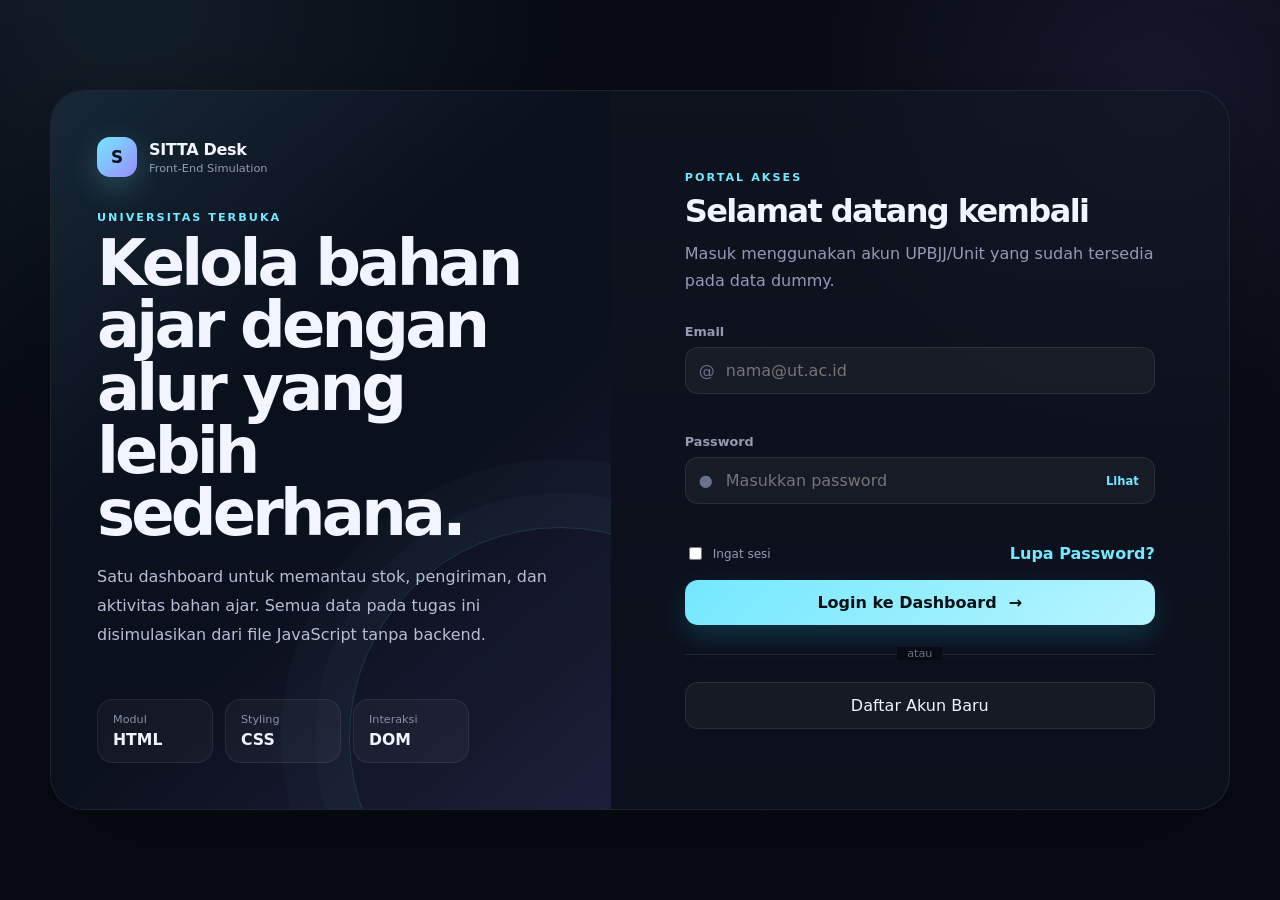
<file: index.html>
<!DOCTYPE html>
<html lang="id">
<head>
    <meta charset="UTF-8">
    <meta name="viewport" content="width=device-width, initial-scale=1.0">
    <meta http-equiv="refresh" content="0; url=login.html">
    <title>SITTA Desk</title>
</head>
<body>
    <p>Mengarahkan ke halaman login...</p>
</body>
</html>
</file>
<file: css/style.css>
:root {
  --bg: #080b14;
  --bg-2: #0d1120;
  --surface: rgba(18, 23, 38, 0.82);
  --surface-strong: #151b2d;
  --surface-soft: rgba(255,255,255,0.045);
  --line: rgba(255,255,255,0.09);
  --text: #f2f5ff;
  --muted: #939bb3;
  --muted-2: #69728d;
  --accent: #73e8ff;
  --accent-strong: #1dc7ef;
  --accent-2: #9b8cff;
  --success: #61e5b1;
  --warning: #ffd36b;
  --danger: #ff7f94;
  --shadow: 0 28px 80px rgba(0,0,0,0.30);
  --radius-xl: 28px;
  --radius-lg: 20px;
  --radius-md: 14px;
  --font: Inter, ui-sans-serif, system-ui, -apple-system, BlinkMacSystemFont, "Segoe UI", sans-serif;
}

body[data-theme="light"] {
  --bg: #f3f6fc;
  --bg-2: #eaf0fa;
  --surface: rgba(255,255,255,0.86);
  --surface-strong: #ffffff;
  --surface-soft: rgba(21, 29, 48, 0.045);
  --line: rgba(24, 35, 61, 0.09);
  --text: #10182a;
  --muted: #65708a;
  --muted-2: #7d879d;
  --shadow: 0 24px 70px rgba(56, 74, 112, 0.14);
}

* { box-sizing: border-box; }
html { scroll-behavior: smooth; }
body {
  margin: 0;
  font-family: var(--font);
  color: var(--text);
  background:
    radial-gradient(circle at 10% 0%, rgba(115,232,255,0.09), transparent 30%),
    radial-gradient(circle at 90% 10%, rgba(155,140,255,0.10), transparent 26%),
    var(--bg);
  min-height: 100vh;
}
button, input, select { font: inherit; }
button, a { -webkit-tap-highlight-color: transparent; }
a { color: inherit; text-decoration: none; }
code { font-family: Consolas, monospace; }

/* ---------- Shared ---------- */
.eyebrow {
  margin: 0 0 8px;
  color: var(--accent);
  font-size: 0.70rem;
  letter-spacing: 0.18em;
  font-weight: 800;
}
.brand-lockup { display: flex; align-items: center; gap: 12px; }
.brand-lockup span { display:block; color: var(--muted); font-size:.71rem; margin-top:2px; }
.brand-lockup strong { display:block; font-size:1rem; letter-spacing:-.02em; }
.brand-mark {
  width: 40px; height: 40px; border-radius: 13px;
  display:grid; place-items:center;
  color:#051016; font-weight:900; font-size:1.05rem;
  background: linear-gradient(135deg, var(--accent), var(--accent-2));
  box-shadow: 0 10px 30px rgba(115,232,255,.24);
}
.primary-button, .secondary-button {
  border: 0; border-radius: 13px; padding: 13px 16px; cursor:pointer;
  display:inline-flex; justify-content:center; align-items:center; gap: 12px;
  transition: transform .2s ease, box-shadow .2s ease, background .2s ease;
}
.primary-button {
  color:#051016;
  font-weight:800;
  background: linear-gradient(135deg, var(--accent), #b7f5ff);
  box-shadow: 0 12px 28px rgba(29,199,239,.18);
}
.primary-button:hover { transform: translateY(-1px); box-shadow: 0 16px 34px rgba(29,199,239,.25); }
.secondary-button {
  color: var(--text);
  background: var(--surface-soft);
  border: 1px solid var(--line);
}
.secondary-button:hover { background: rgba(255,255,255,.08); }
.full-width { width:100%; }
.text-button, .small-link { border:0; background:none; color: var(--accent); cursor:pointer; font-weight:700; padding:0; }
.hidden { display:none !important; }
.panel-card {
  border:1px solid var(--line); background:var(--surface); backdrop-filter: blur(18px);
  border-radius: var(--radius-lg); box-shadow: var(--shadow);
}
.panel-heading { display:flex; justify-content:space-between; gap:20px; align-items:flex-start; }
.panel-heading h2, .panel-card h2 { margin:0; font-size:1.12rem; letter-spacing:-.03em; }
.panel-pill { font-size:.72rem; color:var(--muted); border:1px solid var(--line); background:var(--surface-soft); padding:6px 9px; border-radius:999px; }
.status-badge { display:inline-flex; align-items:center; gap:6px; width:max-content; padding:6px 9px; border-radius:999px; font-size:.70rem; font-weight:800; border:1px solid var(--line); background:var(--surface-soft); }
.status-badge.success { color:var(--success); }
.status-badge.warning { color:var(--warning); }
.status-badge.info { color:var(--accent); }

/* ---------- Login ---------- */
.auth-page { min-height:100vh; padding: 24px; display:grid; place-items:center; overflow-x:hidden; }
.auth-shell {
  width:min(1180px,100%); min-height:720px; display:grid; grid-template-columns: .95fr 1.05fr;
  border:1px solid var(--line); border-radius:34px; overflow:hidden; background:rgba(11,15,28,.68);
  box-shadow: 0 40px 120px rgba(0,0,0,.35);
}
.auth-visual { position:relative; padding:46px; display:flex; flex-direction:column; justify-content:space-between; overflow:hidden;
  background:
    linear-gradient(140deg, rgba(115,232,255,.11), transparent 38%),
    linear-gradient(320deg, rgba(155,140,255,.12), transparent 42%),
    #0b101d;
}
.auth-visual::after { content:""; position:absolute; width:420px; height:420px; border:1px solid rgba(115,232,255,.16); border-radius:50%; right:-160px; bottom:-140px; box-shadow:0 0 0 34px rgba(115,232,255,.025), 0 0 0 68px rgba(115,232,255,.02); }
.visual-copy { position:relative; z-index:1; max-width:520px; }
.visual-copy h1 { margin:0 0 18px; font-size:clamp(2.5rem,5vw,4.4rem); line-height:.98; letter-spacing:-.06em; }
.visual-copy p:not(.eyebrow) { color:#b5bfd6; line-height:1.8; max-width:500px; }
.visual-stats { position:relative; z-index:1; display:flex; gap:12px; flex-wrap:wrap; }
.mini-stat { min-width:116px; padding:13px 15px; border:1px solid rgba(255,255,255,.08); background:rgba(255,255,255,.035); border-radius:16px; }
.mini-stat span { display:block; color:#8691aa; font-size:.70rem; }
.mini-stat strong { display:block; margin-top:4px; font-size:.98rem; }
.auth-card-wrap { display:grid; place-items:center; background:linear-gradient(180deg, rgba(255,255,255,.025), rgba(255,255,255,.01)); }
.auth-card { width:min(470px,calc(100% - 56px)); padding:42px 0; }
.mobile-brand { display:none; }
.section-heading h2 { margin:0 0 10px; font-size:2rem; letter-spacing:-.05em; }
.section-heading > p:last-child { color:var(--muted); line-height:1.7; margin:0 0 30px; }
.form-stack { display:grid; gap:17px; }
.field-group { display:grid; gap:8px; }
.field-group label { font-size:.8rem; color:var(--muted); font-weight:700; }
.input-shell { position:relative; display:flex; align-items:center; }
.input-shell input, .plain-input, .table-search, .tracking-input-row input {
  width:100%; color:var(--text); background:var(--surface-soft); border:1px solid var(--line); outline:none; border-radius:13px; padding:13px 14px; transition:border-color .2s, box-shadow .2s, background .2s;
}
.input-shell input { padding-left:40px; padding-right:68px; }
.input-shell input:focus, .plain-input:focus, .table-search:focus, .tracking-input-row input:focus { border-color:rgba(115,232,255,.55); box-shadow:0 0 0 4px rgba(115,232,255,.07); }
.input-icon { position:absolute; left:14px; color:var(--muted-2); pointer-events:none; }
.password-toggle { position:absolute; right:8px; border:0; background:none; color:var(--accent); font-size:.72rem; font-weight:800; cursor:pointer; padding:8px; }
.field-error { color:var(--danger); min-height:15px; font-size:.70rem; }
.field-group.has-error .input-shell input { border-color:rgba(255,127,148,.55); }
.form-row-between { display:flex; justify-content:space-between; align-items:center; gap:16px; }
.checkbox-row { display:flex; align-items:center; gap:8px; color:var(--muted); font-size:.75rem; cursor:pointer; }
.divider { margin:22px 0; position:relative; display:flex; justify-content:center; }
.divider::before { content:""; position:absolute; width:100%; top:50%; border-top:1px solid var(--line); }
.divider span { position:relative; background:var(--bg); padding:0 10px; color:var(--muted-2); font-size:.70rem; }
.demo-note { margin-top:18px; padding:13px 14px; border:1px dashed var(--line); border-radius:13px; display:grid; gap:3px; }
.demo-note strong { font-size:.72rem; }
.demo-note span { color:var(--muted); font-family:Consolas,monospace; font-size:.72rem; }
.modal-backdrop { position:fixed; inset:0; z-index:50; display:grid; place-items:center; padding:20px; background:rgba(3,6,13,.66); backdrop-filter:blur(12px); opacity:0; pointer-events:none; transition:opacity .2s ease; }
.modal-backdrop.is-open { opacity:1; pointer-events:auto; }
.modal-card { width:min(460px,100%); position:relative; border:1px solid var(--line); background:var(--surface-strong); border-radius:22px; padding:28px; box-shadow:var(--shadow); transform:translateY(8px) scale(.98); transition:.2s ease; }
.modal-backdrop.is-open .modal-card { transform:none; }
.modal-card h3 { margin:0 0 8px; font-size:1.55rem; letter-spacing:-.04em; }
.modal-card p:not(.eyebrow) { color:var(--muted); line-height:1.7; }
.modal-close { position:absolute; right:14px; top:12px; border:0; background:var(--surface-soft); color:var(--muted); width:32px; height:32px; border-radius:10px; cursor:pointer; font-size:1.3rem; }

/* ---------- App shell ---------- */
.app-body { overflow-x:hidden; }
.app-layout { min-height:100vh; display:flex; }
.sidebar { position:fixed; z-index:30; inset:0 auto 0 0; width:270px; padding:22px 16px; display:flex; flex-direction:column; background:rgba(7,10,18,.85); border-right:1px solid var(--line); backdrop-filter:blur(18px); }
body[data-theme="light"] .sidebar { background:rgba(255,255,255,.82); }
.sidebar-top { display:flex; align-items:center; justify-content:space-between; }
.sidebar-brand { padding:4px 6px 20px; }
.sidebar-close { display:none; }
.side-nav { display:grid; gap:5px; padding-top:10px; }
.nav-item { display:flex; align-items:center; gap:11px; border:1px solid transparent; background:transparent; color:var(--muted); padding:11px 12px; border-radius:12px; cursor:pointer; font-size:.78rem; text-align:left; }
.nav-item:hover { background:var(--surface-soft); color:var(--text); }
.nav-item.active { background:linear-gradient(90deg, rgba(115,232,255,.10), rgba(155,140,255,.07)); color:var(--text); border-color:rgba(115,232,255,.11); }
.nav-icon { width:21px; height:21px; display:grid; place-items:center; color:var(--accent); font-size:.95rem; }
.nav-button { width:100%; }
.sidebar-bottom { margin-top:auto; display:grid; gap:12px; }
.support-card { display:flex; align-items:center; gap:10px; padding:12px; border:1px solid var(--line); background:var(--surface-soft); border-radius:14px; }
.support-card strong, .support-card span { display:block; }
.support-card strong { font-size:.72rem; }
.support-card div > span { font-size:.67rem; color:var(--muted); margin-top:2px; }
.support-dot { width:8px; height:8px; border-radius:50%; background:var(--success); box-shadow:0 0 0 5px rgba(97,229,177,.09); }
.logout-button { width:100%; border:1px solid var(--line); background:transparent; color:var(--muted); padding:11px 12px; border-radius:12px; cursor:pointer; text-align:left; font-size:.77rem; }
.logout-button:hover { color:var(--danger); background:rgba(255,127,148,.05); }
.main-column { width:calc(100% - 270px); margin-left:270px; min-width:0; }
.topbar { position:sticky; z-index:20; top:0; display:flex; align-items:center; justify-content:space-between; gap:18px; padding:18px 34px; border-bottom:1px solid var(--line); background:rgba(8,11,20,.76); backdrop-filter:blur(18px); }
body[data-theme="light"] .topbar { background:rgba(243,246,252,.78); }
.topbar-left, .topbar-right { display:flex; align-items:center; gap:14px; }
.topbar-kicker { display:block; color:var(--muted-2); font-size:.64rem; letter-spacing:.16em; font-weight:800; }
.topbar-left strong { display:block; font-size:.85rem; margin-top:2px; }
.menu-toggle { display:none; border:1px solid var(--line); background:var(--surface-soft); color:var(--text); width:38px; height:38px; border-radius:11px; cursor:pointer; }
.icon-button { width:38px; height:38px; border:1px solid var(--line); background:var(--surface-soft); color:var(--text); border-radius:11px; cursor:pointer; }
.user-chip { display:flex; align-items:center; gap:9px; }
.avatar { width:34px; height:34px; display:grid; place-items:center; border-radius:11px; color:#041018; font-weight:900; font-size:.78rem; background:linear-gradient(135deg,var(--accent),var(--accent-2)); }
.user-copy strong, .user-copy span { display:block; }
.user-copy strong { font-size:.74rem; }
.user-copy span { margin-top:2px; color:var(--muted); font-size:.65rem; max-width:180px; white-space:nowrap; overflow:hidden; text-overflow:ellipsis; }
.content-area { width:min(1400px,100%); margin:0 auto; padding:30px 34px 42px; }
.welcome-panel { display:flex; align-items:flex-end; justify-content:space-between; gap:22px; min-height:220px; padding:30px; border:1px solid rgba(115,232,255,.12); border-radius:26px; overflow:hidden; background:
  radial-gradient(circle at 78% 28%, rgba(115,232,255,.12), transparent 27%),
  radial-gradient(circle at 100% 100%, rgba(155,140,255,.13), transparent 30%),
  linear-gradient(140deg, rgba(255,255,255,.04), rgba(255,255,255,.015));
}
.welcome-panel h1, .page-intro h1 { margin:0; font-size:clamp(2rem,4vw,3.35rem); letter-spacing:-.055em; line-height:1.02; }
.welcome-panel p:not(.eyebrow), .page-intro p:not(.eyebrow) { margin:12px 0 0; max-width:700px; color:var(--muted); line-height:1.7; }
.welcome-badge { display:flex; align-items:center; gap:8px; white-space:nowrap; color:var(--muted); font-size:.72rem; padding:8px 10px; border:1px solid var(--line); border-radius:999px; background:var(--surface-soft); }
.status-dot { width:7px; height:7px; border-radius:50%; background:var(--success); }
.metric-grid { display:grid; grid-template-columns:repeat(4,1fr); gap:14px; margin-top:14px; }
.metric-card { min-height:156px; padding:20px; border:1px solid var(--line); border-radius:20px; background:var(--surface); box-shadow:var(--shadow); }
.metric-card.metric-primary { background:linear-gradient(150deg, rgba(115,232,255,.12), rgba(255,255,255,.025)); }
.metric-top { display:flex; justify-content:space-between; gap:10px; color:var(--muted); font-size:.73rem; }
.metric-icon { color:var(--accent); }
.metric-card strong { display:block; font-size:2rem; letter-spacing:-.05em; margin-top:28px; }
.metric-card p { margin:4px 0 0; color:var(--muted-2); font-size:.67rem; line-height:1.5; }
.dashboard-grid { display:grid; grid-template-columns:1.25fr .75fr; gap:14px; margin-top:14px; }
.bottom-grid { grid-template-columns:1.2fr .8fr; }
.progress-panel, .quick-panel, .dashboard-grid .panel-card { padding:22px; }
.progress-list { display:grid; gap:19px; margin-top:22px; }
.progress-item { padding-bottom:18px; border-bottom:1px solid var(--line); }
.progress-item:last-child { border-bottom:0; padding-bottom:0; }
.progress-topline { display:flex; justify-content:space-between; gap:16px; }
.progress-topline strong, .progress-topline span { display:block; }
.progress-topline strong { font-size:.8rem; }
.progress-topline span { color:var(--muted); font-size:.67rem; margin-top:4px; }
.progress-track, .distribution-track { height:7px; margin-top:12px; border-radius:999px; background:rgba(255,255,255,.06); overflow:hidden; }
.progress-track span, .distribution-track span { display:block; height:100%; border-radius:inherit; background:linear-gradient(90deg,var(--accent),var(--accent-2)); }
.progress-meta { display:flex; justify-content:space-between; gap:10px; color:var(--muted-2); font-size:.61rem; margin-top:6px; }
.quick-actions { display:grid; gap:10px; margin-top:20px; }
.quick-action { display:grid; grid-template-columns:auto 1fr auto; align-items:center; gap:11px; width:100%; border:1px solid var(--line); background:var(--surface-soft); color:var(--text); border-radius:16px; padding:13px; text-align:left; cursor:pointer; }
.quick-action:hover { border-color:rgba(115,232,255,.2); transform:translateY(-1px); }
.quick-action .quick-icon { width:32px; height:32px; display:grid; place-items:center; color:#071018; background:linear-gradient(135deg,var(--accent),var(--accent-2)); border-radius:10px; font-weight:900; }
.quick-action strong, .quick-action span { display:block; }
.quick-action strong { font-size:.73rem; }
.quick-action div span { color:var(--muted); font-size:.63rem; margin-top:2px; }
.quick-action > b { color:var(--muted-2); }
.history-table-wrap, .table-scroll { overflow-x:auto; margin-top:20px; }
.data-table { width:100%; border-collapse:collapse; min-width:500px; }
.data-table th, .data-table td { text-align:left; padding:12px 10px; border-bottom:1px solid var(--line); font-size:.68rem; white-space:nowrap; }
.data-table th { color:var(--muted-2); font-weight:700; }
.data-table td { color:var(--muted); }
.data-table td strong { color:var(--text); }
.stock-distribution { display:grid; gap:14px; margin-top:21px; }
.distribution-label { display:flex; justify-content:space-between; gap:14px; color:var(--muted); font-size:.68rem; }
.distribution-label strong { color:var(--text); }
.footer-note { display:flex; justify-content:space-between; gap:18px; padding:0 34px 24px; color:var(--muted-2); font-size:.62rem; }
.sidebar-overlay { display:none; }

/* ---------- Tracking ---------- */
.page-intro { display:flex; align-items:flex-end; justify-content:space-between; gap:20px; padding:8px 0 22px; }
.search-orb { width:74px; height:74px; border-radius:24px; display:grid; place-items:center; color:#071018; font-size:1.4rem; background:linear-gradient(135deg,var(--accent),var(--accent-2)); box-shadow:0 20px 50px rgba(115,232,255,.14); }
.search-panel { padding:22px; }
.tracking-search { margin:0; }
.tracking-input-wrap { max-width:860px; }
.tracking-input-wrap label { display:block; font-size:.75rem; font-weight:800; margin-bottom:9px; }
.tracking-input-row { display:grid; grid-template-columns:1fr auto; gap:10px; }
.tracking-input-row input { min-height:50px; }
.form-hint { color:var(--muted-2); font-size:.66rem; display:block; margin-top:8px; }
.empty-state { margin-top:14px; min-height:340px; display:grid; place-items:center; text-align:center; align-content:center; padding:30px; }
.empty-icon { width:60px; height:60px; display:grid; place-items:center; border-radius:20px; background:var(--surface-soft); border:1px solid var(--line); color:var(--accent); font-size:1.35rem; }
.empty-state h2 { margin:18px 0 7px; letter-spacing:-.04em; }
.empty-state p { margin:0; max-width:550px; color:var(--muted); line-height:1.7; font-size:.76rem; }
.tracking-result { display:grid; gap:14px; margin-top:14px; }
.tracking-summary, .timeline-card { padding:24px; }
.tracking-title-row { display:flex; justify-content:space-between; gap:20px; align-items:flex-start; }
.tracking-title-row h2 { margin:0 0 5px; font-size:1.55rem; }
.muted-text { color:var(--muted); font-size:.72rem; }
.detail-grid { margin-top:22px; display:grid; grid-template-columns:repeat(4,1fr); gap:11px; }
.detail-box { padding:13px; background:var(--surface-soft); border:1px solid var(--line); border-radius:15px; }
.detail-box span, .detail-box strong { display:block; }
.detail-box span { color:var(--muted-2); font-size:.63rem; }
.detail-box strong { font-size:.78rem; margin-top:6px; }
.timeline { margin-top:22px; }
.timeline-item { display:grid; grid-template-columns:34px 1fr; gap:13px; position:relative; padding-bottom:24px; }
.timeline-marker { position:relative; }
.timeline-marker::after { content:""; position:absolute; width:1px; background:rgba(115,232,255,.22); top:30px; bottom:-24px; left:50%; }
.timeline-item.is-last .timeline-marker::after { display:none; }
.timeline-marker span { position:relative; z-index:1; width:30px; height:30px; display:grid; place-items:center; border-radius:10px; background:rgba(115,232,255,.08); border:1px solid rgba(115,232,255,.14); color:var(--accent); font-size:.68rem; font-weight:900; }
.timeline-content { padding:0 0 2px; }
.timeline-time { color:var(--accent); font-size:.63rem; font-weight:800; }
.timeline-content h3 { margin:6px 0 5px; font-size:.78rem; }
.timeline-content p { margin:0; color:var(--muted); font-size:.71rem; line-height:1.65; }

/* ---------- Stok ---------- */
.stok-intro { align-items:center; }
.stock-highlight-grid { display:grid; grid-template-columns:repeat(3,1fr); gap:14px; }
.stock-highlight { padding:18px 20px; }
.stock-highlight span, .stock-highlight small { display:block; color:var(--muted); font-size:.66rem; }
.stock-highlight strong { display:block; margin:8px 0 2px; font-size:1.75rem; letter-spacing:-.05em; }
.table-panel { margin-top:14px; padding:22px; }
.table-search { width:min(260px,100%); }
.stock-table { min-width:900px; }
.book-cover { width:44px; height:58px; object-fit:cover; border-radius:7px; display:block; border:1px solid var(--line); }
.type-chip { display:inline-flex; padding:5px 8px; border-radius:999px; background:rgba(155,140,255,.09); border:1px solid rgba(155,140,255,.14); color:#b9afff; font-size:.62rem; font-weight:800; }
.stock-value { color:var(--accent) !important; }
.table-empty { text-align:center !important; padding:24px !important; }
.add-stock-panel { margin-top:14px; padding:22px; }
.add-stock-form { margin-top:21px; display:grid; grid-template-columns:repeat(2,1fr); gap:14px; }
.field-span-2 { grid-column:span 2; }
.add-stock-form > .primary-button { align-self:end; justify-self:start; }
.plain-input { min-height:44px; }
select.plain-input { appearance:none; }

/* ---------- Responsive ---------- */
@media (max-width: 1080px) {
  .metric-grid { grid-template-columns:repeat(2,1fr); }
  .dashboard-grid, .bottom-grid { grid-template-columns:1fr; }
  .auth-shell { grid-template-columns:1fr; min-height:unset; }
  .auth-visual { min-height:390px; }
  .auth-card { padding:35px 0 42px; }
}

@media (max-width: 820px) {
  .sidebar { transform:translateX(-100%); transition:transform .24s ease; width:min(300px,88vw); box-shadow:30px 0 80px rgba(0,0,0,.24); }
  .sidebar.is-open { transform:none; }
  .sidebar-close { display:grid; place-items:center; width:34px; height:34px; border:1px solid var(--line); border-radius:10px; background:var(--surface-soft); color:var(--muted); cursor:pointer; }
  .sidebar-overlay { position:fixed; inset:0; z-index:25; background:rgba(3,6,13,.54); backdrop-filter:blur(6px); opacity:0; pointer-events:none; transition:opacity .2s; display:block; }
  .sidebar-overlay.is-visible { opacity:1; pointer-events:auto; }
  .main-column { width:100%; margin-left:0; }
  .menu-toggle { display:grid; place-items:center; }
  .topbar { padding:15px 20px; }
  .content-area { padding:22px 20px 34px; }
  .footer-note { padding:0 20px 20px; flex-direction:column; }
  .welcome-panel { min-height:unset; align-items:flex-start; flex-direction:column; }
  .user-copy { display:none; }
  .detail-grid { grid-template-columns:repeat(2,1fr); }
}

@media (max-width: 640px) {
  .auth-page { padding:0; }
  .auth-shell { width:100%; border:0; border-radius:0; background:transparent; }
  .auth-visual { display:none; }
  .auth-card-wrap { min-height:100vh; padding:18px; place-items:start center; }
  .auth-card { width:min(470px,100%); padding:18px 0 32px; }
  .mobile-brand { display:flex; margin:4px 0 44px; }
  .section-heading h2 { font-size:1.8rem; }
  .metric-grid, .stock-highlight-grid { grid-template-columns:1fr; }
  .metric-card strong { margin-top:20px; }
  .welcome-panel { padding:23px; }
  .welcome-panel h1, .page-intro h1 { font-size:2.2rem; }
  .welcome-badge { white-space:normal; }
  .tracking-input-row { grid-template-columns:1fr; }
  .tracking-title-row { flex-direction:column; }
  .detail-grid { grid-template-columns:1fr; }
  .page-intro, .stok-intro { align-items:flex-start; flex-direction:column; }
  .add-stock-form { grid-template-columns:1fr; }
  .field-span-2 { grid-column:span 1; }
  .topbar-right .icon-button { display:none; }
}
</file>
